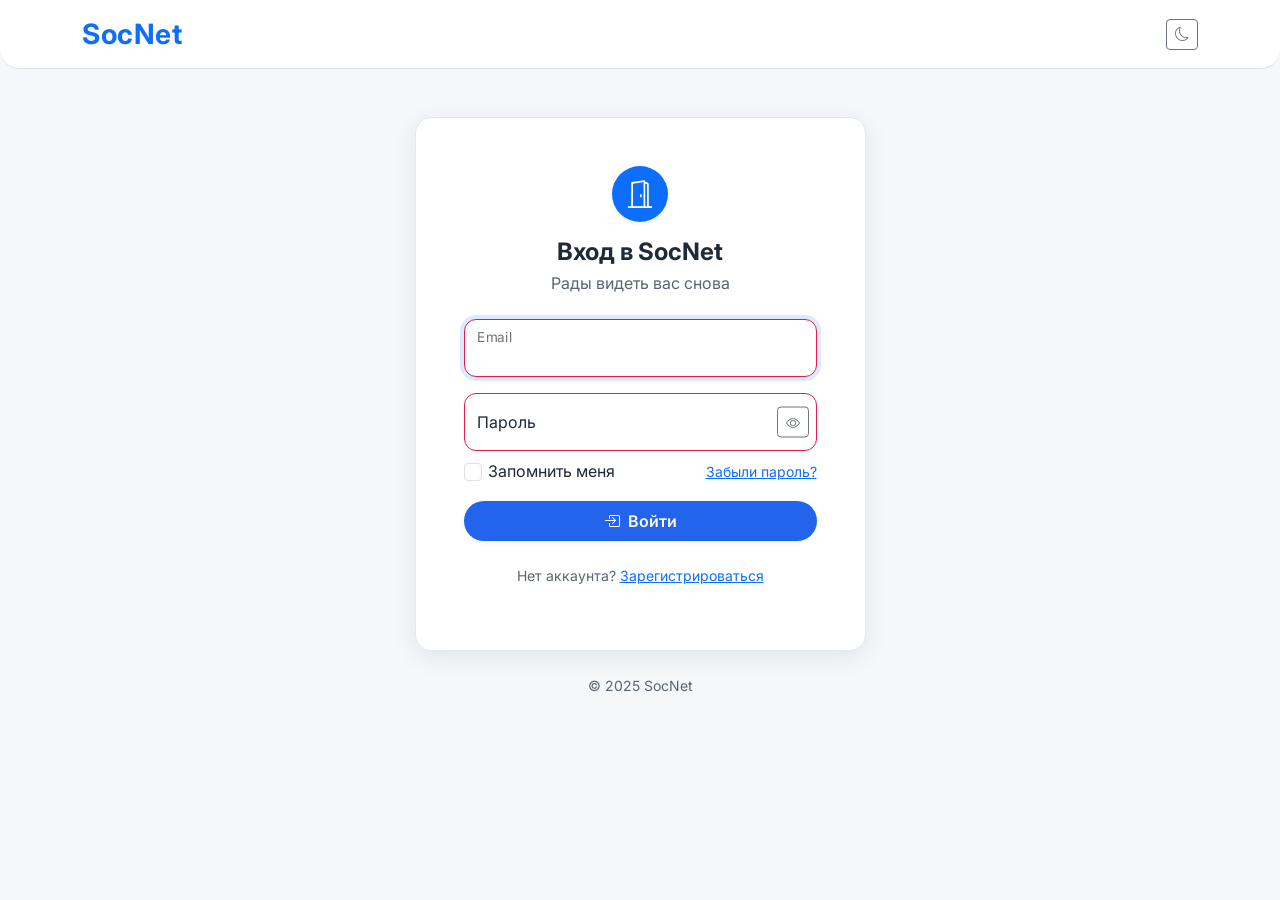
<file: src/SocialNetworkAPI/wwwroot/login.html>
﻿<!DOCTYPE html>
<html lang="ru">

<head>
    <meta charset="utf-8"/>
    <title>Вход | SocNet</title>
    <meta content="width=device-width, initial-scale=1" name="viewport"/>
    <meta content="light dark" name="color-scheme"/>

    <link href="https://fonts.googleapis.com/css2?family=Inter:wght@400;600;700&display=swap" rel="stylesheet">
    <link href="https://cdn.jsdelivr.net/npm/bootstrap@5.3.3/dist/css/bootstrap.min.css" rel="stylesheet">
    <link href="https://cdn.jsdelivr.net/npm/bootstrap-icons@1.11.3/font/bootstrap-icons.css" rel="stylesheet">

    <link href="css/styles.css" rel="stylesheet"/>

    <style>
        body {
            background: var(--socnet-bg);
        }

        .auth-card {
            border: 1px solid var(--border);
            border-radius: var(--radius-lg);
            box-shadow: var(--shadow);
            background: var(--bg-elevated);
        }

        .brand-badge {
            display: inline-grid;
            place-items: center;
            inline-size: 56px;
            block-size: 56px;
            border-radius: 50%;
        }
    </style>
</head>

<body class="ui-shell">
<a class="ui-skip-link" href="#login-main">Перейти к содержимому</a>

<nav aria-label="Основная навигация" class="navbar navbar-light bg-white border-bottom sticky-top py-2 px-3"
     role="navigation">
    <div class="container">
        <a class="navbar-brand fw-bold text-primary fs-3" href="index.html" style="letter-spacing:.5px;">SocNet</a>
        <button aria-label="Переключить тему" class="btn btn-sm btn-outline-secondary ms-auto" id="theme-toggle"
                type="button">
            <i aria-hidden="true" class="bi bi-moon"></i>
        </button>
    </div>
</nav>

<main class="container py-5" id="login-main" role="main" tabindex="-1">
    <div class="row justify-content-center">
        <div class="col-sm-10 col-md-7 col-lg-5">
            <section aria-labelledby="login-title" class="auth-card p-4 p-md-5">
                <div class="text-center mb-3">
                        <span class="brand-badge bg-primary text-white shadow-sm">
                            <i aria-hidden="true" class="bi bi-door-open fs-3"></i>
                        </span>
                </div>
                <h1 class="h4 text-center fw-bold mb-1" id="login-title">Вход в SocNet</h1>
                <p class="text-center text-muted mb-4">Рады видеть вас снова</p>

                <div class="alert alert-danger py-2 d-none" id="login-error" role="alert"></div>
                <div class="alert alert-success py-2 d-none" id="login-success" role="status"></div>

                <form aria-describedby="login-help" id="login-form" novalidate>
                    <div class="mb-3">
                        <div class="form-floating">
                            <input autocomplete="email" autofocus class="form-control ui-input" id="login-email"
                                   inputmode="email" name="email" placeholder="Email" required type="email"/>
                            <label for="login-email">Email</label>
                            <div class="invalid-feedback">Введите корректный email.</div>
                        </div>
                    </div>

                    <div class="mb-2">
                        <div class="form-floating position-relative">
                            <input autocomplete="current-password" class="form-control ui-input" id="login-password"
                                   name="password"
                                   placeholder="Пароль" required type="password"/>
                            <label for="login-password">Пароль</label>
                            <div class="invalid-feedback">Введите пароль.</div>

                            <button aria-label="Показать пароль"
                                    class="btn btn-sm btn-outline-secondary position-absolute top-50 translate-middle-y end-0 me-2"
                                    data-action="togglePassword" data-target="#login-password"
                                    type="button">
                                <i aria-hidden="true" class="bi bi-eye"></i>
                            </button>
                        </div>
                    </div>

                    <div class="d-flex justify-content-between align-items-center mb-3">
                        <div class="form-check">
                            <input class="form-check-input ui-check" id="remember-me" name="remember" type="checkbox"
                                   value="1"/>
                            <label class="form-check-label" for="remember-me">Запомнить меня</label>
                        </div>
                        <a aria-disabled="true" class="small text-decoration-underline" href="#">Забыли пароль?</a>
                    </div>

                    <button class="btn btn-primary w-100 py-2 rounded-pill" type="submit">
                        <span aria-hidden="true" class="me-1"><i class="bi bi-box-arrow-in-right"></i></span>
                        Войти
                    </button>

                    <p class="mt-4 text-center text-muted small">
                        Нет аккаунта?
                        <a class="link-primary" href="register.html">Зарегистрироваться</a>
                    </p>

                    <div class="visually-hidden" id="login-help">Все поля обязательны. Email — в формате
                        user@example.com.
                    </div>
                </form>
            </section>

            <p class="text-center mt-4 text-muted small">© 2025 SocNet</p>
        </div>
    </div>
</main>

<script src="js/shared.js" type="module"></script>
<script src="js/auth.js" type="module"></script>

<script>
    document.addEventListener('click', (e) => {
        const btn = e.target.closest('[data-action="togglePassword"]');
        if (!btn) return;
        const input = document.querySelector(btn.getAttribute('data-target'));
        if (!input) return;
        const type = input.getAttribute('type') === 'password' ? 'text' : 'password';
        input.setAttribute('type', type);
        btn.setAttribute('aria-label', type === 'password' ? 'Показать пароль' : 'Скрыть пароль');
        const icon = btn.querySelector('i');
        if (icon) icon.className = type === 'password' ? 'bi bi-eye' : 'bi bi-eye-slash';
    }, {passive: true});
</script>
<script src="https://cdn.jsdelivr.net/npm/bootstrap@5.3.3/dist/js/bootstrap.bundle.min.js"></script>
</body>

</html>
</file>
<file: src/SocialNetworkAPI/wwwroot/css/styles.css>
﻿:root {
    --bg: #f5f7fa;
    --bg-elevated: #ffffff;
    --text: #1f2937;
    --text-muted: #5b6472;
    --primary: #2463eb;
    --primary-contrast: #ffffff;
    --success: #16a34a;
    --warning: #d97706;
    --danger: #e11d48;
    --border: #e5e7eb;
    --shadow: 0 6px 24px rgba(17, 24, 39, 0.08);

    --font-sans: Inter, system-ui, -apple-system, "Segoe UI", Roboto, Arial, sans-serif;
    --font-mono: ui-monospace, SFMono-Regular, Menlo, Consolas, monospace;
    --fs-12: 12px;
    --fs-14: 14px;
    --fs-16: 16px;
    --fs-18: 18px;
    --fs-20: 20px;
    --fs-24: 24px;
    --fs-32: 32px;
    --fs-40: 40px;
    --lh-tight: 1.2;
    --lh-base: 1.5;
    --lh-loose: 1.65;

    --space-1: 4px;
    --space-2: 8px;
    --space-3: 12px;
    --space-4: 16px;
    --space-5: 20px;
    --space-6: 24px;
    --space-7: 28px;
    --space-8: 32px;
    --space-10: 40px;
    --space-12: 48px;

    --radius-sm: 8px;
    --radius-md: 12px;
    --radius-lg: 16px;
    --radius-xl: 20px;
    --shadow-sm: 0 1px 6px rgba(17, 24, 39, 0.06);
    --shadow-md: 0 4px 16px rgba(17, 24, 39, 0.08);
    --shadow-lg: 0 8px 28px rgba(17, 24, 39, 0.12);

    --socnet-primary: var(--primary);
    --socnet-primary-dark: #1856db;
    --socnet-bg: var(--bg);
    --socnet-feed-bg: linear-gradient(135deg, #f2f6ff 0%, #e7eefd 100%);
    --socnet-card-bg: var(--bg-elevated);
    --socnet-card-radius: var(--radius-lg);
    --socnet-shadow: var(--shadow-sm);
    --socnet-shadow-hover: var(--shadow-md);
    --socnet-text-main: var(--text);
    --socnet-grey: var(--text-muted);
    --socnet-accent: #ffe9e0;

    --content-max: 72ch;
}

.theme-dark {
    --bg: #0b1220;
    --bg-elevated: #0f172a;
    --text: #e5e7eb;
    --text-muted: #9aa3b2;
    --primary: #5b8cfe;
    --primary-contrast: #0b1220;
    --success: #22c55e;
    --warning: #f59e0b;
    --danger: #fb7185;
    --border: #1f2a44;
    --shadow: 0 8px 28px rgba(0, 0, 0, 0.45);
}

@media (prefers-color-scheme: dark) {
    body.theme-dark {
        color-scheme: dark;
    }
}

@media (prefers-reduced-motion: reduce) {
    * {
        animation-duration: 0.001ms !important;
        animation-iteration-count: 1 !important;
        transition-duration: 0.001ms !important;
        scroll-behavior: auto !important;
    }
}

*,
*::before,
*::after {
    box-sizing: border-box;
}

html,
body {
    height: 100%;
}

html {
    scroll-behavior: smooth;
    background: var(--socnet-bg);
}

body {
    margin: 0;
    background: var(--socnet-bg);
    color: var(--socnet-text-main);
    font-family: var(--font-sans);
    font-size: var(--fs-16);
    line-height: var(--lh-base);
    text-rendering: optimizeLegibility;
}

img,
video {
    max-inline-size: 100%;
    block-size: auto;
}

:where(a, button, input, textarea, select, summary, .btn, .form-control, [role="button"], [tabindex]):focus-visible {
    outline: 2px solid color-mix(in oklab, var(--primary), white 10%);
    outline-offset: 2px;
    border-radius: 8px;
}

.ui-skip-link {
    position: absolute;
    inset-block-start: 0;
    inset-inline-start: 0;
    transform: translateY(-150%);
    padding: 6px 10px;
    background: var(--primary);
    color: var(--primary-contrast);
    border-radius: var(--radius-sm);
    z-index: 2000;
}

.ui-skip-link:focus {
    transform: translateY(0);
}

.ui-shell {
    container-type: inline-size;
}

.ui-prose {
    max-inline-size: var(--content-max);
}

small,
.text-muted {
    color: var(--text-muted) !important;
}

h1 {
    font-size: clamp(1.75rem, 2.4vw, 2.5rem);
    line-height: var(--lh-tight);
}

h2 {
    font-size: clamp(1.5rem, 2vw, 2rem);
    line-height: var(--lh-tight);
}

h3 {
    font-size: var(--fs-24);
}

h4 {
    font-size: var(--fs-20);
}

.navbar:not(.bg-primary):not(.navbar-dark) {
    background: #fff;
    border-bottom: 1.5px solid #e4eaff;
    border-radius: 0 0 1.2rem 1.2rem;
    font-size: 1.08rem;
    letter-spacing: 0.03em;
    min-height: 64px;
    z-index: 1001;
}

.navbar-brand {
    letter-spacing: 0.5px;
    font-size: 2rem;
}

.navbar form input[type="search"] {
    border-radius: 2rem;
    border: 1.5px solid #e4eaff;
    padding-inline-start: 1.2em;
    background: #f8fafc;
    transition: border-color 0.16s;
}

.navbar form input[type="search"]:focus {
    border-color: var(--socnet-primary);
    outline: none;
}

.sidebar-nav {
    min-height: 100vh;
    background: #fff;
    border-inline-end: 1.5px solid #e4eaff;
    position: sticky;
    inset-block-start: 0;
    z-index: 1000;
    padding-block-start: 0 !important;
    box-shadow: none;
}

.sidebar-nav .nav-link {
    color: var(--socnet-text-main);
    border-radius: 1.1rem;
    font-weight: 500;
    margin-block-end: 2px;
    transition: background 0.17s, color 0.17s;
    padding: 0.65rem 1rem;
    display: flex;
    align-items: center;
    gap: 0.5em;
}

.sidebar-nav .nav-link.active,
.sidebar-nav .nav-link:hover {
    background: #eef4ff;
    color: var(--socnet-primary) !important;
}

.sidebar-nav .nav-link i {
    font-size: 1.18em;
}

@media (max-width: 991px) {
    .sidebar-nav {
        min-width: 64px;
        padding: 0;
    }

    .sidebar-nav .nav-link span {
        display: none;
    }

    .sidebar-nav .nav-link {
        justify-content: center;
        padding: 0.65rem 0.5rem;
    }
}

.feed-bg {
    background: var(--socnet-feed-bg);
    border-radius: var(--socnet-card-radius);
    box-shadow: var(--socnet-shadow);
    padding: 2rem;
    margin-block-end: 2rem;
    border: none;
}

.feed-bg:hover {
    box-shadow: var(--socnet-shadow-hover);
}

@media (max-width: 991px) {
    .feed-bg {
        border-radius: 0.5rem;
        padding: 1rem;
    }
}

@media (max-width: 767px) {
    .feed-bg {
        padding: 1rem !important;
        border-radius: 0.5rem;
    }
}

@container (min-width: 768px) {
    .ui-feed {
        max-inline-size: 920px;
        margin-inline: auto;
    }
}

.card,
.post-card {
    border-radius: var(--socnet-card-radius);
    box-shadow: var(--socnet-shadow);
    background: var(--socnet-card-bg);
    border: none;
    transition: box-shadow 0.23s;
}

.card:hover,
.post-card:hover {
    box-shadow: var(--socnet-shadow-hover);
}

#post-form textarea {
    resize: vertical;
    border-radius: 1rem;
    background: #f8fafc;
    border: 1.5px solid #e4eaff;
    font-size: 1.08rem;
    transition: box-shadow 0.18s, border 0.18s;
    padding: 1rem;
    min-block-size: 60px;
}

#post-form textarea:focus {
    border-color: var(--socnet-primary);
    box-shadow: 0 0 10px rgba(36, 99, 235, 0.11);
    outline: none;
}

#posts article,
#profile-posts article {
    background: #fff;
    padding: 1.25rem 1.5rem;
    margin-block-end: 1.3rem;
    border-radius: 1.1rem;
    box-shadow: 0 2px 16px rgba(80, 100, 200, 0.08);
    transition: box-shadow 0.2s;
}

#posts article:hover,
#profile-posts article:hover {
    box-shadow: 0 6px 28px rgba(80, 100, 200, 0.13);
}

.trend-badge {
    display: inline-block;
    background: #eaf2ff;
    color: var(--socnet-primary);
    border-radius: 1rem;
    padding: 3px 14px;
    font-weight: 500;
    font-size: 0.98rem;
    cursor: pointer;
    user-select: none;
    transition: background 0.18s, color 0.18s, box-shadow 0.18s;
}

.trend-badge:hover {
    background: #d0e2fd;
    color: #0b245a;
    box-shadow: 0 2px 8px rgba(36, 99, 235, 0.10);
}

.profile-sidebar-link img,
.story-avatar {
    inline-size: 48px;
    block-size: 48px;
    border: 2px solid var(--socnet-primary);
    object-fit: cover;
    border-radius: 50%;
    box-shadow: 0 0 6px rgba(80, 130, 255, 0.07);
    transition: box-shadow 0.18s, border 0.18s, filter 0.2s;
}

.profile-sidebar-link img:hover,
.story-avatar:hover {
    filter: brightness(1.05) saturate(1.15);
    box-shadow: 0 0 16px rgba(80, 130, 255, 0.13);
    border-color: var(--socnet-primary-dark);
}

#composer-avatar {
    inline-size: 48px;
    block-size: 48px;
    aspect-ratio: 1 / 1;
    object-fit: cover;
    border-radius: 50%;
    display: block;
}

.ui-profile-header {
    overflow: hidden;
}

.ui-profile-cover {
    block-size: 140px;
    background: linear-gradient(90deg, #4f8cff 0%, #1e3a8a 100%);
    border-radius: 1.25rem 1.25rem 0 0;
}

@media (min-width: 992px) {
    .ui-profile-cover {
        block-size: 180px;
    }
}

.ui-profile-avatar-wrap {
    margin-block-start: -60px;
}

.profile-avatar {
    inline-size: clamp(96px, 18vw, 128px);
    block-size: clamp(96px, 18vw, 128px);
    border: 5px solid #fff;
    object-fit: cover;
    border-radius: 50%;
    box-shadow: 0 1rem 2rem rgba(0, 0, 0, 0.08);
    transition: filter 0.2s, box-shadow 0.2s;
}

.profile-avatar:hover {
    filter: brightness(1.05);
    box-shadow: 0 0 16px rgba(80, 130, 255, 0.15);
}

.ui-action-fab {
    box-shadow: var(--shadow-sm);
}

.ui-profile-meta {
    margin: 0;
}

.ui-profile-meta .list-inline-item {
    vertical-align: middle;
}

.ui-profile-tabs .nav-link {
    border: 1px solid var(--border);
    background: var(--bg-elevated);
    color: var(--text);
    border-radius: 12px 12px 0 0;
    margin-inline-end: 6px;
    padding: 8px 12px;
}

.ui-profile-tabs .nav-link:hover {
    color: var(--primary);
    border-color: color-mix(in oklab, var(--primary), white 20%);
}

.ui-profile-tabs .nav-link.active {
    color: var(--primary);
    border-color: color-mix(in oklab, var(--primary), white 15%);
    border-bottom-color: transparent;
}

.tab-content .tab-pane {
    padding: 0;
}

.tab-content .card.ui-surface {
    border-radius: var(--radius-lg);
}

.ui-stat {
    padding: 8px 0;
}

.ui-stat__value {
    font-weight: 700;
    font-size: 20px;
    line-height: 1;
}

.ui-stat__label {
    font-size: 12px;
    color: var(--text-muted);
}

.profile-cover {
    block-size: 120px;
    background: linear-gradient(90deg, #4f8cff 0%, #1e3a8a 100%);
    border-radius: 1.25rem 1.25rem 0 0;
}

.profile-avatar-wrapper {
    position: relative;
    display: inline-block;
}

.change-avatar-overlay {
    position: absolute;
    inset: 0;
    border-radius: 50%;
    background: rgba(0, 0, 0, 0.45);
    color: #fff;
    opacity: 0;
    transition: opacity 0.2s;
    cursor: pointer;
}

.profile-avatar-wrapper:hover .change-avatar-overlay {
    opacity: 1;
}

.status-indicator {
    position: absolute;
    inset-block-end: 6px;
    inset-inline-end: 6px;
    inline-size: 16px;
    block-size: 16px;
}

.spinner-overlay {
    position: absolute;
    inset: 0;
    display: flex;
    align-items: center;
    justify-content: center;
    background: rgba(255, 255, 255, 0.6);
    border-radius: 50%;
}

.btn-primary {
    background: var(--socnet-primary);
    border: none;
    border-radius: 2rem;
    font-weight: 600;
    font-size: 1rem;
    transition: background 0.19s, box-shadow 0.19s;
    box-shadow: 0 2px 8px rgba(36, 99, 235, 0.10);
}

.btn-primary:hover,
.btn-primary:focus {
    background: var(--socnet-primary-dark);
    box-shadow: 0 6px 24px rgba(36, 99, 235, 0.15);
}

.btn-outline-primary:hover,
.btn-outline-primary:focus {
    background: #e4eaff;
    border-color: var(--socnet-primary);
    color: #1e3a8a;
}

.form-control:focus {
    border-color: var(--socnet-primary);
    box-shadow: 0 0 10px rgba(36, 99, 235, 0.11);
}

.no-content {
    opacity: 0.85;
    color: var(--socnet-grey);
    background: #fff;
    border-radius: 1.1rem;
    box-shadow: 0 1px 12px rgba(80, 100, 200, 0.05);
    font-size: 1.07rem;
    padding-block: 2.5rem;
    transition: background 0.19s;
}

.ui-divider {
    border-block-end: 1px solid var(--border);
}

.ui-prose,
.post-card {
    max-inline-size: 72ch;
}

[dir="rtl"] .me-2 {
    margin-inline-end: 0 !important;
    margin-inline-start: .5rem !important;
}

[dir="rtl"] .ms-auto {
    margin-inline-start: auto !important;
    margin-inline-end: 0 !important;
}

.ui-button,
.btn {
    transition: box-shadow .18s, background-color .18s, color .18s, border-color .18s;
}

.ui-button:disabled,
.btn:disabled {
    opacity: .6;
    cursor: not-allowed;
}

.btn.btn-primary,
.ui-button--primary {
    background: var(--primary);
    color: var(--primary-contrast);
    box-shadow: var(--shadow-sm);
}

.btn.btn-primary:hover,
.btn.btn-primary:focus-visible {
    box-shadow: var(--shadow-md);
}

.ui-input,
.form-control {
    border-radius: 12px;
    border: 1px solid var(--border);
    background: color-mix(in oklab, var(--bg-elevated), black 0%);
    transition: border-color .18s, box-shadow .18s, background-color .18s;
}

.ui-input::placeholder,
.form-control::placeholder {
    color: color-mix(in oklab, var(--text-muted), white 20%);
}

.ui-input:focus,
.form-control:focus {
    border-color: color-mix(in oklab, var(--primary), white 15%);
    box-shadow: 0 0 0 4px color-mix(in oklab, var(--primary), white 85%);
    outline: none;
}

.ui-input:invalid {
    border-color: var(--danger);
}

.ui-check {
    inline-size: 18px;
    block-size: 18px;
    accent-color: var(--primary);
}

.ui-check:focus-visible {
    outline: 2px solid var(--primary);
    outline-offset: 2px;
}

.ui-avatar {
    aspect-ratio: 1 / 1;
    object-fit: cover;
    border-radius: 50%;
    display: block;
    background: var(--bg-elevated);
    border: 2px solid color-mix(in oklab, var(--primary), white 70%);
}

.ui-avatar--24 {
    inline-size: 24px;
    block-size: 24px;
}

.ui-avatar--32 {
    inline-size: 32px;
    block-size: 32px;
}

.ui-avatar--40 {
    inline-size: 40px;
    block-size: 40px;
}

.ui-avatar--48 {
    inline-size: 48px;
    block-size: 48px;
}

.ui-avatar--56 {
    inline-size: 56px;
    block-size: 56px;
}

.ui-avatar--64 {
    inline-size: 64px;
    block-size: 64px;
}

.ui-avatar--80 {
    inline-size: 80px;
    block-size: 80px;
}

.ui-avatar--96 {
    inline-size: 96px;
    block-size: 96px;
}

.ui-avatar--120 {
    inline-size: 120px;
    block-size: 120px;
}

.ui-avatar--160 {
    inline-size: 160px;
    block-size: 160px;
}

.post-card .ui-avatar {
    inline-size: 40px;
    block-size: 40px;
}

.ui-card,
.ui-surface,
.card,
.post-card {
    background: var(--bg-elevated);
    border: 1px solid var(--border);
    border-radius: var(--radius-lg);
    box-shadow: var(--shadow);
}

.ui-tabs {
    display: flex;
    gap: 8px;
}

.ui-tab {
    padding: 8px 12px;
    border-radius: 10px;
    border: 1px solid var(--border);
    background: var(--bg-elevated);
}

.ui-tab[aria-selected="true"] {
    border-color: var(--primary);
    color: var(--primary);
}

.ui-tag {
    display: inline-flex;
    align-items: center;
    gap: 6px;
    padding: 2px 10px;
    border: 1px solid var(--border);
    border-radius: 999px;
    background: color-mix(in oklab, var(--primary), white 92%);
    color: color-mix(in oklab, var(--primary), black 20%);
}

.ui-dropdown[open] > summary {
    outline: 2px solid var(--primary);
    outline-offset: 2px;
}

.ui-dropdown__menu {
    background: var(--bg-elevated);
    border: 1px solid var(--border);
    border-radius: 12px;
    box-shadow: var(--shadow-md);
}

[data-ui-tooltip] {
    position: relative;
}

[data-ui-tooltip]:hover::after,
[data-ui-tooltip]:focus-visible::after {
    content: attr(data-ui-tooltip);
    position: absolute;
    inset-block-end: calc(100% + 8px);
    inset-inline-start: 50%;
    transform: translateX(-50%);
    padding: 6px 8px;
    background: var(--text);
    color: var(--primary-contrast);
    border-radius: 8px;
    font-size: var(--fs-12);
    white-space: nowrap;
    z-index: 30;
}

.ui-toast-stack {
    position: fixed;
    inset-block-start: 16px;
    inset-inline-end: 16px;
    z-index: 2000;
    display: grid;
    gap: 8px;
}

.ui-toast {
    padding: 10px 14px;
    border-radius: 12px;
    border: 1px solid var(--border);
    background: var(--bg-elevated);
    box-shadow: var(--shadow-sm);
}

.ui-toast--success {
    border-color: color-mix(in oklab, var(--success), white 60%);
}

.ui-toast--error {
    border-color: color-mix(in oklab, var(--danger), white 60%);
}

.ui-infinite-sentinel {
    inline-size: 100%;
    block-size: 40px;
}

.ui-pagination {
    display: flex;
    gap: 6px;
    justify-content: center;
}

.ui-page {
    min-inline-size: 36px;
    padding: 6px 10px;
    border-radius: 10px;
    border: 1px solid var(--border);
    background: var(--bg-elevated);
}

.ui-page[aria-current="page"] {
    border-color: var(--primary);
    color: var(--primary);
}

.ui-skeleton {
    --shine: linear-gradient(90deg, transparent, color-mix(in oklab, var(--text-muted), white 80%), transparent);
    background: color-mix(in oklab, var(--bg-elevated), black 2%);
    border-radius: 10px;
    position: relative;
    overflow: hidden;
}

.ui-skeleton::after {
    content: "";
    position: absolute;
    inset: 0;
    transform: translateX(-100%);
    background-image: var(--shine);
    animation: ui-sheen 1.2s infinite;
}

@keyframes ui-sheen {
    to {
        transform: translateX(100%);
    }
}

.ui-media {
    display: block;
    overflow: hidden;
    border-radius: 12px;
    background: var(--bg-elevated);
}

.ui-media--16x9 {
    aspect-ratio: 16 / 9;
}

.ui-media--1x1 {
    aspect-ratio: 1 / 1;
}

.ui-media img,
.ui-media video {
    inline-size: 100%;
    block-size: 100%;
    object-fit: cover;
}

.comments-list {
    list-style: none;
    padding-left: 0;
    margin: 0;
}

.comments-list > li {
    list-style: none;
}

#profile-posts li {
    list-style: none;
    display: block;
}

#profile-posts li::marker {
    content: '';
}

.ui-visually-hidden,
.visually-hidden {
    position: absolute !important;
    inline-size: 1px;
    block-size: 1px;
    overflow: hidden;
    clip: rect(0 0 0 0);
    white-space: nowrap;
    clip-path: inset(50%);
}

.ui-clamp-2 {
    display: -webkit-box;
    -webkit-line-clamp: 2;
    -webkit-box-orient: vertical;
    overflow: hidden;
}
</file>
